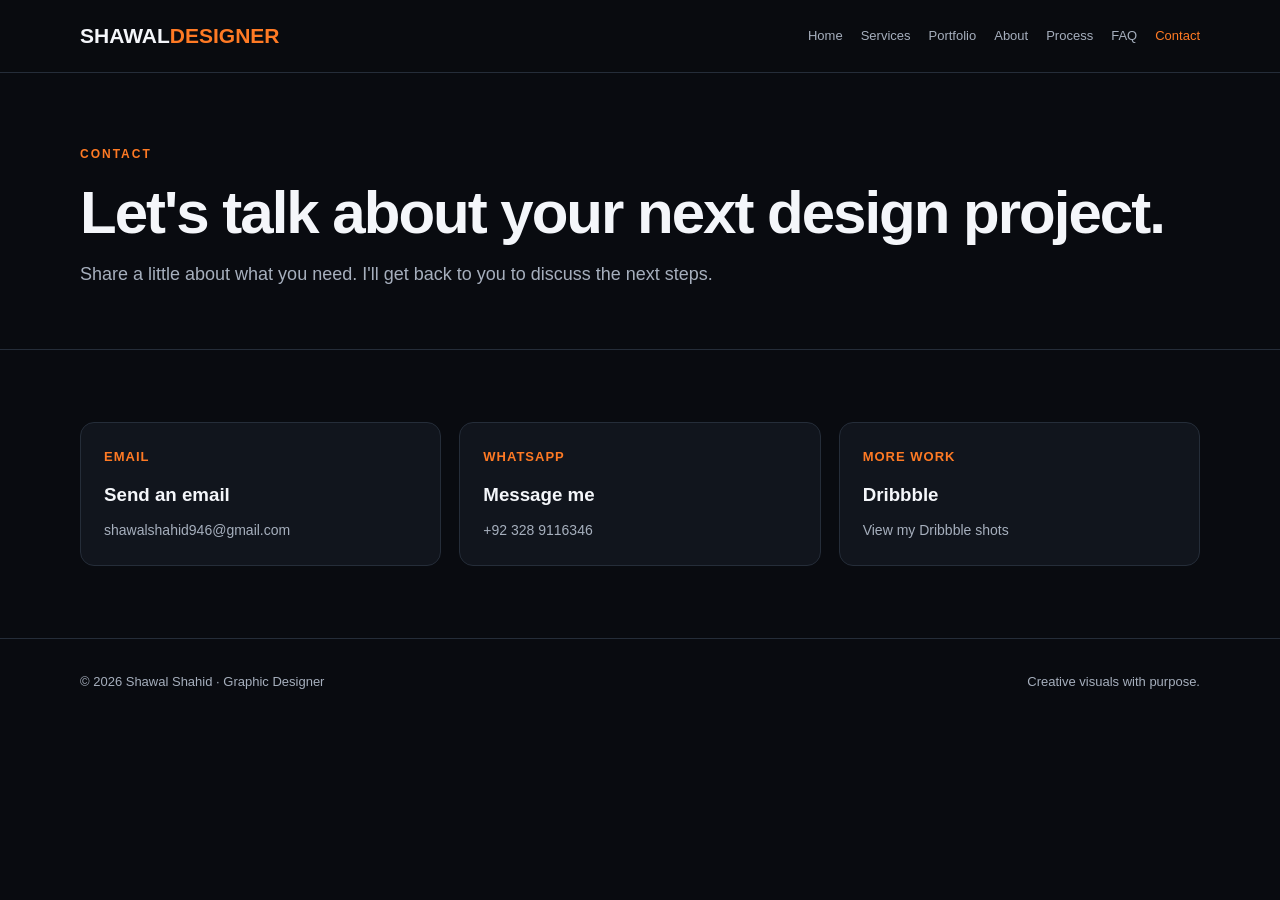
<file: contact.html>
<!doctype html><html lang="en"><head><meta charset="utf-8"><meta name="viewport" content="width=device-width,initial-scale=1"><meta name="description" content="Shawal Shahid — Graphic Designer portfolio"><title>Contact | ShawalDesigner</title><link rel="stylesheet" href="style.css"></head><body><header><div class="wrap nav"><a class="brand" href="index.html">SHAWAL<span>DESIGNER</span></a><nav><a class="" href="index.html">Home</a><a class="" href="services.html">Services</a><a class="" href="portfolio.html">Portfolio</a><a class="" href="about.html">About</a><a class="" href="process.html">Process</a><a class="" href="faq.html">FAQ</a><a class="active" href="contact.html">Contact</a></nav><button class="menu">Menu</button></div></header>
<main><div class="wrap pagehero"><div class="eyebrow">Contact</div><h1>Let's talk about your next design project.</h1><p class="lead">Share a little about what you need. I'll get back to you to discuss the next steps.</p></div><section class="section"><div class="wrap grid"><div class="card"><div class="num">EMAIL</div><h3>Send an email</h3><p><a href="mailto:shawalshahid946@gmail.com">shawalshahid946@gmail.com</a></p></div><div class="card"><div class="num">WHATSAPP</div><h3>Message me</h3><p><a href="https://wa.me/923289116346" target="_blank" rel="noopener">+92 328 9116346</a></p></div><div class="card"><div class="num">MORE WORK</div><h3>Dribbble</h3><p><a href="https://dribbble.com/shawalshahid946/shots" target="_blank" rel="noopener">View my Dribbble shots</a></p></div></div></section></main><footer><div class="wrap foot"><span>© 2026 Shawal Shahid · Graphic Designer</span><span>Creative visuals with purpose.</span></div></footer><script src="script.js"></script></body></html>
</file>
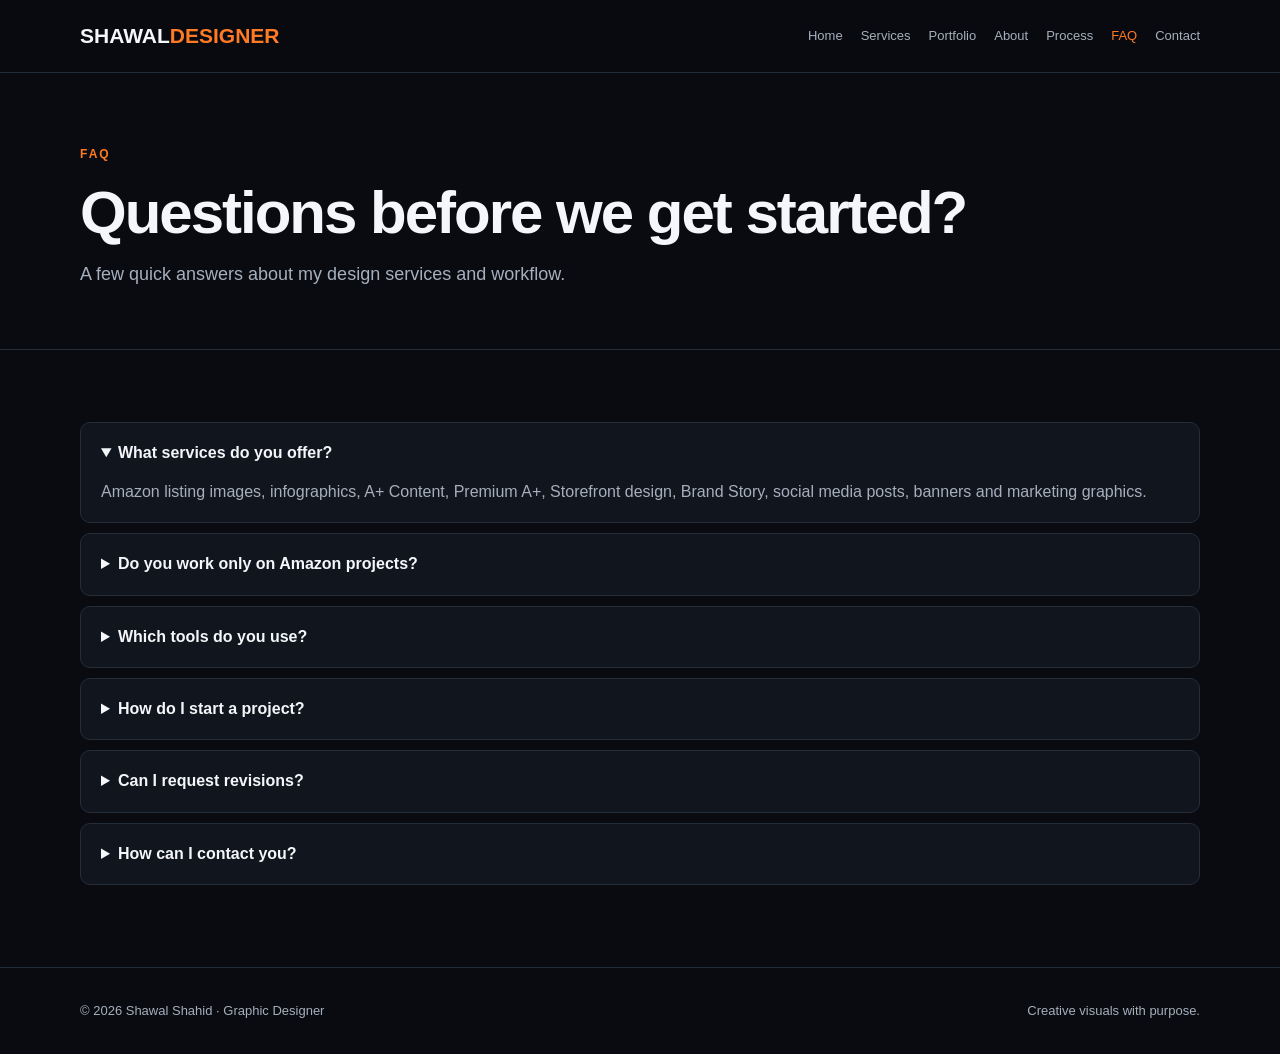
<file: faq.html>
<!doctype html><html lang="en"><head><meta charset="utf-8"><meta name="viewport" content="width=device-width,initial-scale=1"><meta name="description" content="Shawal Shahid — Graphic Designer portfolio"><title>Faq | ShawalDesigner</title><link rel="stylesheet" href="style.css"></head><body><header><div class="wrap nav"><a class="brand" href="index.html">SHAWAL<span>DESIGNER</span></a><nav><a class="" href="index.html">Home</a><a class="" href="services.html">Services</a><a class="" href="portfolio.html">Portfolio</a><a class="" href="about.html">About</a><a class="" href="process.html">Process</a><a class="active" href="faq.html">FAQ</a><a class="" href="contact.html">Contact</a></nav><button class="menu">Menu</button></div></header>
<main><div class="wrap pagehero"><div class="eyebrow">FAQ</div><h1>Questions before we get started?</h1><p class="lead">A few quick answers about my design services and workflow.</p></div><section class="section"><div class="wrap faq">
<details open><summary>What services do you offer?</summary><p>Amazon listing images, infographics, A+ Content, Premium A+, Storefront design, Brand Story, social media posts, banners and marketing graphics.</p></details>
<details><summary>Do you work only on Amazon projects?</summary><p>No. Amazon design is one of my main areas, but I also create social media creatives, promotional graphics, banners and other digital design assets.</p></details>
<details><summary>Which tools do you use?</summary><p>Adobe Photoshop and Canva.</p></details>
<details><summary>How do I start a project?</summary><p>Send me your project details, product or brand link, requirements and any design references.</p></details>
<details><summary>Can I request revisions?</summary><p>Yes. Revision details and the number of rounds can be agreed before the project starts.</p></details>
<details><summary>How can I contact you?</summary><p>Email shawalshahid946@gmail.com or message me on WhatsApp.</p></details>
</div></section></main><footer><div class="wrap foot"><span>© 2026 Shawal Shahid · Graphic Designer</span><span>Creative visuals with purpose.</span></div></footer><script src="script.js"></script></body></html>
</file>
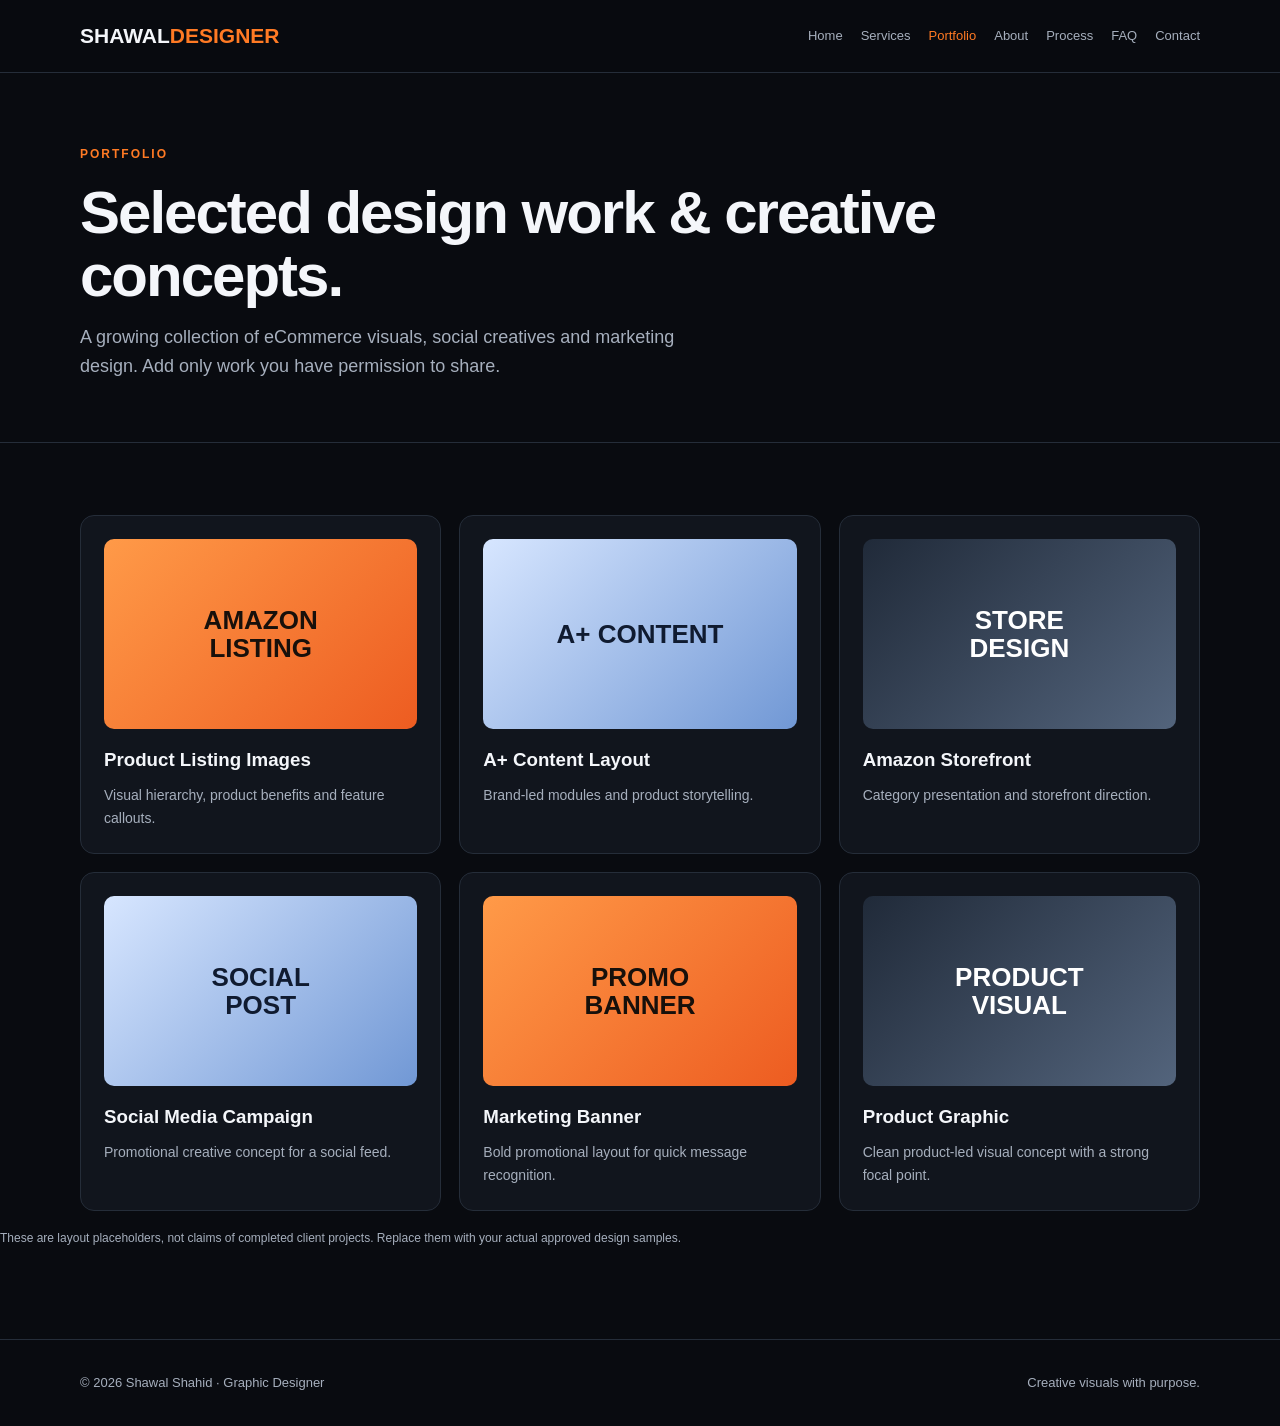
<file: portfolio.html>
<!doctype html><html lang="en"><head><meta charset="utf-8"><meta name="viewport" content="width=device-width,initial-scale=1"><meta name="description" content="Shawal Shahid — Graphic Designer portfolio"><title>Portfolio | ShawalDesigner</title><link rel="stylesheet" href="style.css"></head><body><header><div class="wrap nav"><a class="brand" href="index.html">SHAWAL<span>DESIGNER</span></a><nav><a class="" href="index.html">Home</a><a class="" href="services.html">Services</a><a class="active" href="portfolio.html">Portfolio</a><a class="" href="about.html">About</a><a class="" href="process.html">Process</a><a class="" href="faq.html">FAQ</a><a class="" href="contact.html">Contact</a></nav><button class="menu">Menu</button></div></header>
<main><div class="wrap pagehero"><div class="eyebrow">Portfolio</div><h1>Selected design work & creative concepts.</h1><p class="lead">A growing collection of eCommerce visuals, social creatives and marketing design. Add only work you have permission to share.</p></div><section class="section"><div class="wrap grid">
<article class="card"><div class="sample">AMAZON<br>LISTING</div><h3>Product Listing Images</h3><p>Visual hierarchy, product benefits and feature callouts.</p></article>
<article class="card"><div class="sample blue">A+ CONTENT</div><h3>A+ Content Layout</h3><p>Brand-led modules and product storytelling.</p></article>
<article class="card"><div class="sample dark">STORE<br>DESIGN</div><h3>Amazon Storefront</h3><p>Category presentation and storefront direction.</p></article>
<article class="card"><div class="sample blue">SOCIAL<br>POST</div><h3>Social Media Campaign</h3><p>Promotional creative concept for a social feed.</p></article>
<article class="card"><div class="sample">PROMO<br>BANNER</div><h3>Marketing Banner</h3><p>Bold promotional layout for quick message recognition.</p></article>
<article class="card"><div class="sample dark">PRODUCT<br>VISUAL</div><h3>Product Graphic</h3><p>Clean product-led visual concept with a strong focal point.</p></article>
</div><p style="font-size:12px;margin-top:18px">These are layout placeholders, not claims of completed client projects. Replace them with your actual approved design samples.</p></section></main><footer><div class="wrap foot"><span>© 2026 Shawal Shahid · Graphic Designer</span><span>Creative visuals with purpose.</span></div></footer><script src="script.js"></script></body></html>
</file>
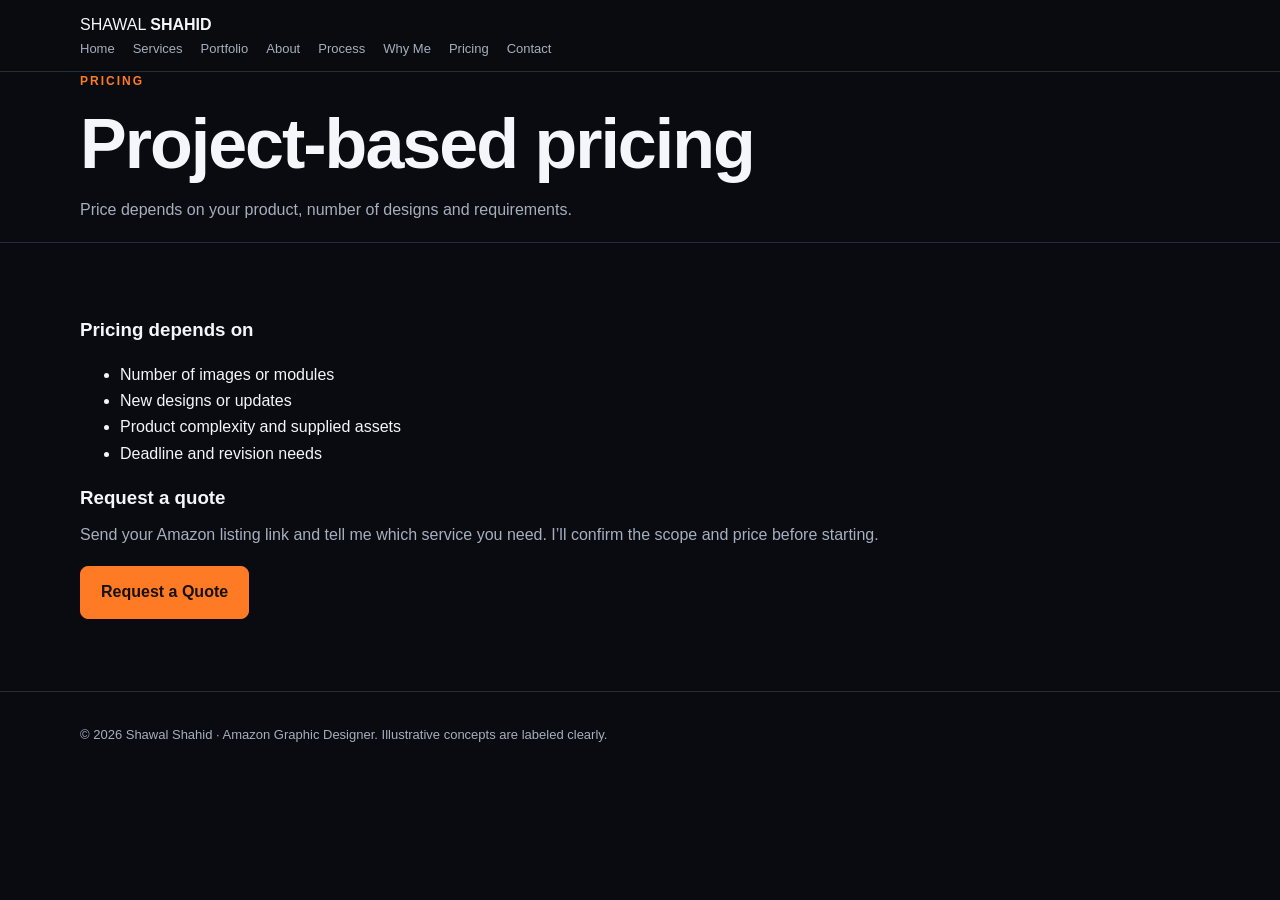
<file: pricing.html>
<!doctype html><html lang="en"><head><meta charset="utf-8"><meta name="viewport" content="width=device-width, initial-scale=1"><meta name="description" content="Amazon listing images, infographics, A+ content, Premium A+, Storefront and Brand Story design."><title>Pricing | Shawal Shahid</title><link rel="stylesheet" href="style.css"></head><body><header class="nav"><div class="wrap"><a class="logo" href="index.html">SHAWAL <b>SHAHID</b></a><nav class="links"><a href="index.html">Home</a><a href="services.html">Services</a><a href="portfolio.html">Portfolio</a><a href="about.html">About</a><a href="process.html">Process</a><a href="why-me.html">Why Me</a><a href="pricing.html">Pricing</a><a href="contact.html">Contact</a></nav></div></header><main><section class="pagehead"><div class="wrap"><div class="eyebrow">Pricing</div><h1>Project-based pricing</h1><p>Price depends on your product, number of designs and requirements.</p></div></section><section class="section"><div class="wrap cols"><div class="panel"><h3>Pricing depends on</h3><ul><li>Number of images or modules</li><li>New designs or updates</li><li>Product complexity and supplied assets</li><li>Deadline and revision needs</li></ul></div><div class="panel"><h3>Request a quote</h3><p>Send your Amazon listing link and tell me which service you need. I’ll confirm the scope and price before starting.</p><a class="btn primary" href="contact.html">Request a Quote</a></div></div></section></main><footer class="footer"><div class="wrap">© 2026 Shawal Shahid · Amazon Graphic Designer. Illustrative concepts are labeled clearly.</div></footer></body></html>
</file>
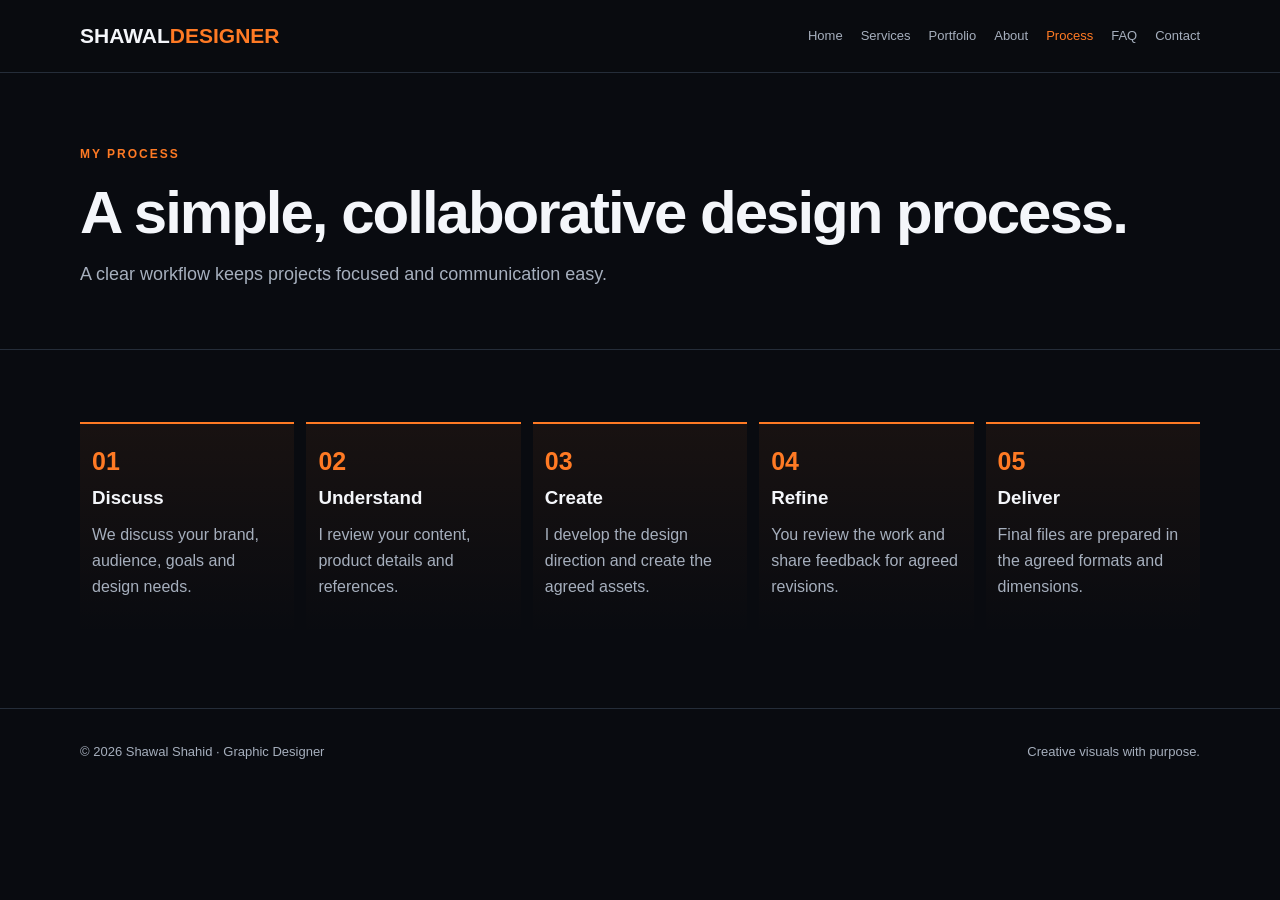
<file: process.html>
<!doctype html><html lang="en"><head><meta charset="utf-8"><meta name="viewport" content="width=device-width,initial-scale=1"><meta name="description" content="Shawal Shahid — Graphic Designer portfolio"><title>Process | ShawalDesigner</title><link rel="stylesheet" href="style.css"></head><body><header><div class="wrap nav"><a class="brand" href="index.html">SHAWAL<span>DESIGNER</span></a><nav><a class="" href="index.html">Home</a><a class="" href="services.html">Services</a><a class="" href="portfolio.html">Portfolio</a><a class="" href="about.html">About</a><a class="active" href="process.html">Process</a><a class="" href="faq.html">FAQ</a><a class="" href="contact.html">Contact</a></nav><button class="menu">Menu</button></div></header>
<main><div class="wrap pagehero"><div class="eyebrow">My process</div><h1>A simple, collaborative design process.</h1><p class="lead">A clear workflow keeps projects focused and communication easy.</p></div><section class="section"><div class="wrap steps"><div class="step"><b>01</b><h3>Discuss</h3><p>We discuss your brand, audience, goals and design needs.</p></div><div class="step"><b>02</b><h3>Understand</h3><p>I review your content, product details and references.</p></div><div class="step"><b>03</b><h3>Create</h3><p>I develop the design direction and create the agreed assets.</p></div><div class="step"><b>04</b><h3>Refine</h3><p>You review the work and share feedback for agreed revisions.</p></div><div class="step"><b>05</b><h3>Deliver</h3><p>Final files are prepared in the agreed formats and dimensions.</p></div></div></section></main><footer><div class="wrap foot"><span>© 2026 Shawal Shahid · Graphic Designer</span><span>Creative visuals with purpose.</span></div></footer><script src="script.js"></script></body></html>
</file>
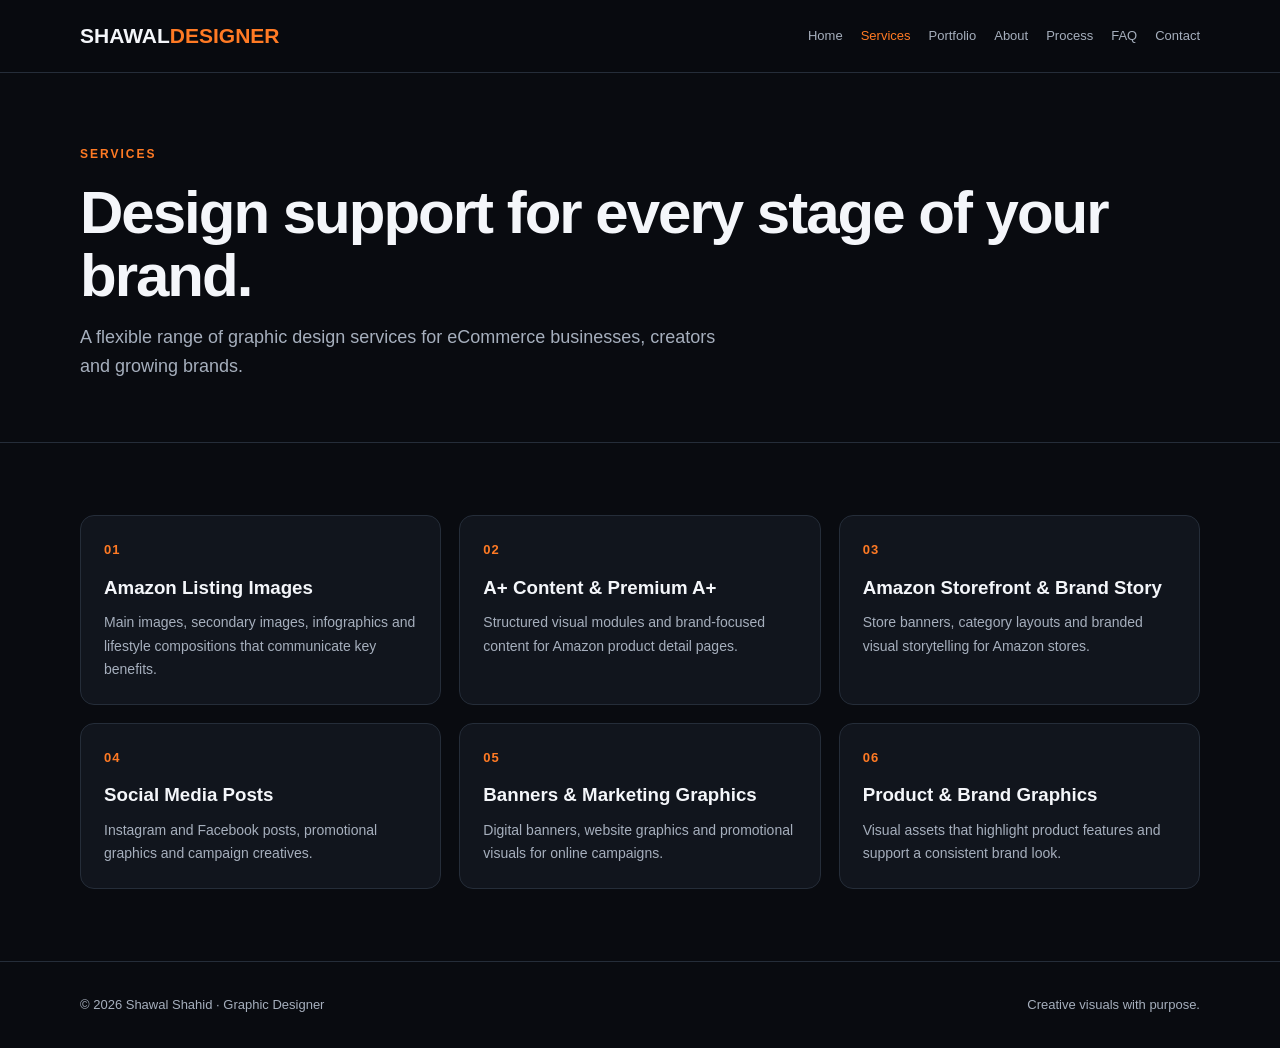
<file: services.html>
<!doctype html><html lang="en"><head><meta charset="utf-8"><meta name="viewport" content="width=device-width,initial-scale=1"><meta name="description" content="Shawal Shahid — Graphic Designer portfolio"><title>Services | ShawalDesigner</title><link rel="stylesheet" href="style.css"></head><body><header><div class="wrap nav"><a class="brand" href="index.html">SHAWAL<span>DESIGNER</span></a><nav><a class="" href="index.html">Home</a><a class="active" href="services.html">Services</a><a class="" href="portfolio.html">Portfolio</a><a class="" href="about.html">About</a><a class="" href="process.html">Process</a><a class="" href="faq.html">FAQ</a><a class="" href="contact.html">Contact</a></nav><button class="menu">Menu</button></div></header>
<main><div class="wrap pagehero"><div class="eyebrow">Services</div><h1>Design support for every stage of your brand.</h1><p class="lead">A flexible range of graphic design services for eCommerce businesses, creators and growing brands.</p></div><section class="section"><div class="wrap grid">
<article class="card"><div class="num">01</div><h3>Amazon Listing Images</h3><p>Main images, secondary images, infographics and lifestyle compositions that communicate key benefits.</p></article>
<article class="card"><div class="num">02</div><h3>A+ Content & Premium A+</h3><p>Structured visual modules and brand-focused content for Amazon product detail pages.</p></article>
<article class="card"><div class="num">03</div><h3>Amazon Storefront & Brand Story</h3><p>Store banners, category layouts and branded visual storytelling for Amazon stores.</p></article>
<article class="card"><div class="num">04</div><h3>Social Media Posts</h3><p>Instagram and Facebook posts, promotional graphics and campaign creatives.</p></article>
<article class="card"><div class="num">05</div><h3>Banners & Marketing Graphics</h3><p>Digital banners, website graphics and promotional visuals for online campaigns.</p></article>
<article class="card"><div class="num">06</div><h3>Product & Brand Graphics</h3><p>Visual assets that highlight product features and support a consistent brand look.</p></article>
</div></section></main><footer><div class="wrap foot"><span>© 2026 Shawal Shahid · Graphic Designer</span><span>Creative visuals with purpose.</span></div></footer><script src="script.js"></script></body></html>
</file>
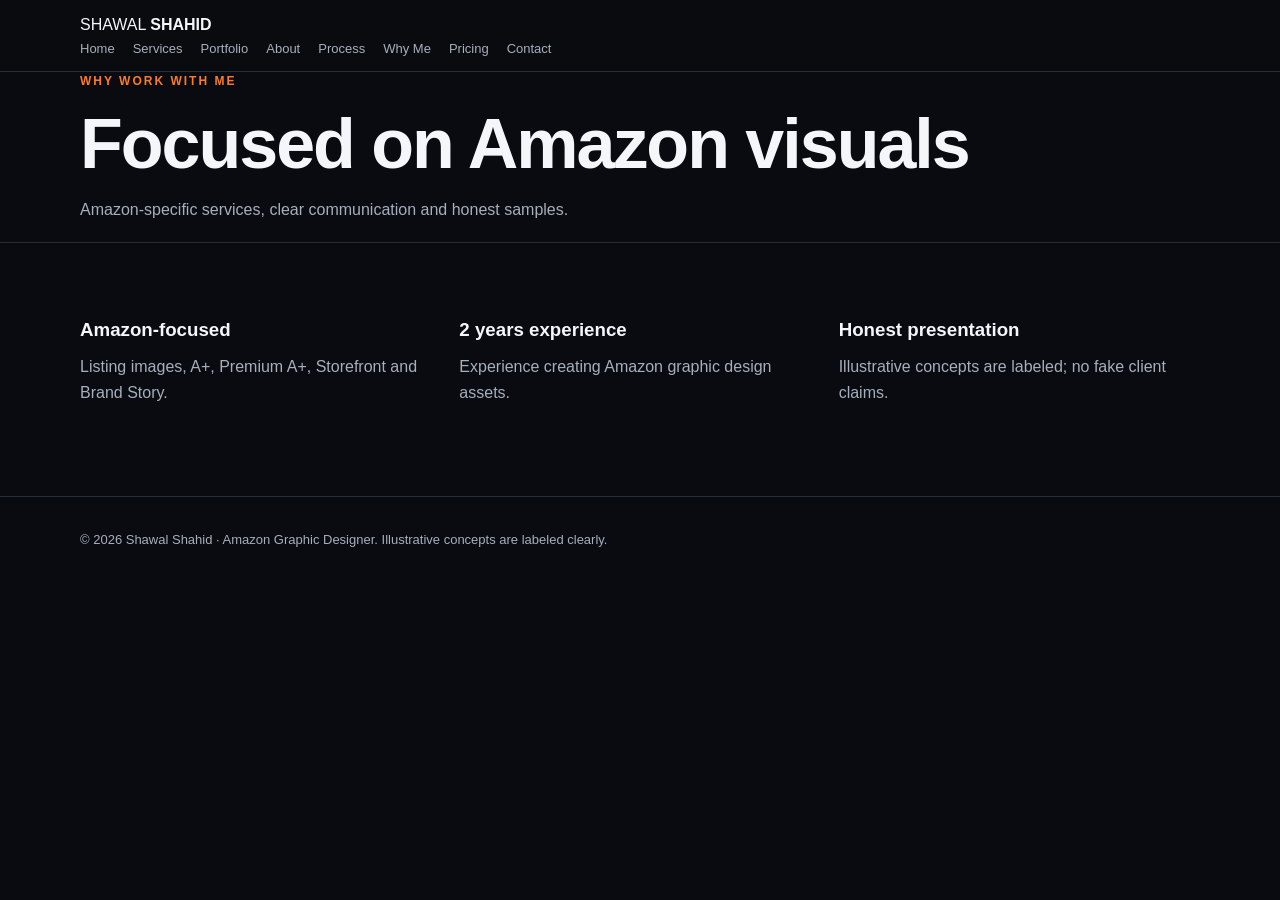
<file: why-me.html>
<!doctype html><html lang="en"><head><meta charset="utf-8"><meta name="viewport" content="width=device-width, initial-scale=1"><meta name="description" content="Amazon listing images, infographics, A+ content, Premium A+, Storefront and Brand Story design."><title>Why Me | Shawal Shahid</title><link rel="stylesheet" href="style.css"></head><body><header class="nav"><div class="wrap"><a class="logo" href="index.html">SHAWAL <b>SHAHID</b></a><nav class="links"><a href="index.html">Home</a><a href="services.html">Services</a><a href="portfolio.html">Portfolio</a><a href="about.html">About</a><a href="process.html">Process</a><a href="why-me.html">Why Me</a><a href="pricing.html">Pricing</a><a href="contact.html">Contact</a></nav></div></header><main><section class="pagehead"><div class="wrap"><div class="eyebrow">Why work with me</div><h1>Focused on Amazon visuals</h1><p>Amazon-specific services, clear communication and honest samples.</p></div></section><section class="section"><div class="wrap grid"><div class="panel"><h3>Amazon-focused</h3><p>Listing images, A+, Premium A+, Storefront and Brand Story.</p></div><div class="panel"><h3>2 years experience</h3><p>Experience creating Amazon graphic design assets.</p></div><div class="panel"><h3>Honest presentation</h3><p>Illustrative concepts are labeled; no fake client claims.</p></div></div></section></main><footer class="footer"><div class="wrap">© 2026 Shawal Shahid · Amazon Graphic Designer. Illustrative concepts are labeled clearly.</div></footer></body></html>
</file>
<file: style.css>
:root{--bg:#090b10;--panel:#11151d;--text:#f4f6fa;--muted:#a6afbd;--orange:#ff7a24;--line:#252d39}
*{box-sizing:border-box}html{scroll-behavior:smooth}body{margin:0;background:var(--bg);color:var(--text);font:16px/1.65 Arial,sans-serif}a{color:inherit;text-decoration:none}.wrap{width:min(1120px,92%);margin:auto}header{position:sticky;top:0;z-index:10;background:#090b10ee;border-bottom:1px solid var(--line)}.nav{min-height:72px;display:flex;align-items:center;justify-content:space-between;gap:20px}.brand{font-weight:900;font-size:21px}.brand span,h1 em,.eyebrow,.num{color:var(--orange)}nav{display:flex;gap:18px;flex-wrap:wrap}nav a{font-size:13px;color:var(--muted)}nav a:hover,.active{color:var(--orange)}.menu{display:none;background:none;border:1px solid var(--line);color:white;padding:8px;border-radius:8px}.hero{padding:90px 0 70px;display:grid;grid-template-columns:1.2fr .8fr;gap:55px;align-items:center}.eyebrow{text-transform:uppercase;letter-spacing:2px;font-size:12px;font-weight:800}h1{font-size:clamp(42px,6vw,70px);line-height:1.05;letter-spacing:-2px;margin:16px 0}h1 em{font-style:normal}.lead{font-size:18px;max-width:650px}p{color:var(--muted);margin:0 0 18px}h2{font-size:clamp(30px,4vw,43px);line-height:1.15;margin:10px 0 18px;letter-spacing:-1px}h3{margin:0 0 8px}.actions{display:flex;gap:12px;flex-wrap:wrap;margin-top:26px}.btn{display:inline-block;padding:12px 20px;border-radius:8px;background:var(--orange);color:#17100b;font-weight:800;border:1px solid var(--orange)}.btn.outline{background:transparent;color:white;border-color:#3a4555}.portrait-wrap{background:radial-gradient(circle at 70% 15%,#ff7a2435,transparent 40%),#151b25;border:1px solid var(--line);border-radius:20px;padding:14px;max-width:420px;margin:auto}.portrait-wrap img{display:block;width:100%;height:auto;max-height:510px;object-fit:cover;object-position:center top;border-radius:13px}.section{padding:72px 0;border-top:1px solid var(--line)}.head{display:flex;justify-content:space-between;align-items:end;gap:25px;margin-bottom:28px}.head p{max-width:480px;margin:0}.grid{display:grid;grid-template-columns:repeat(3,1fr);gap:18px}.card{background:var(--panel);border:1px solid var(--line);border-radius:14px;padding:23px}.card p{font-size:14px;margin:0}.num{font-size:13px;font-weight:900;letter-spacing:1px;margin-bottom:12px}.sample{height:190px;border-radius:10px;margin-bottom:16px;display:flex;align-items:center;justify-content:center;text-align:center;padding:18px;color:#17100b;font-weight:900;font-size:26px;line-height:1.1;background:linear-gradient(135deg,#ff9a48,#ed5c21)}.sample.blue{background:linear-gradient(135deg,#d7e6ff,#7198d5);color:#101b30}.sample.dark{background:linear-gradient(135deg,#202a39,#53647c);color:#fff}.stats{display:grid;grid-template-columns:repeat(3,1fr);gap:15px}.stat{padding:22px;background:var(--panel);border:1px solid var(--line);border-radius:12px}.stat b{display:block;font-size:30px;color:var(--orange)}.stat span{color:var(--muted);font-size:13px}.split{display:grid;grid-template-columns:.8fr 1.2fr;gap:48px;align-items:center}.tags{display:flex;gap:7px;flex-wrap:wrap}.tag{font-size:11px;border:1px solid var(--line);color:var(--muted);padding:4px 9px;border-radius:30px}.steps{display:grid;grid-template-columns:repeat(5,1fr);gap:12px}.step{border-top:2px solid var(--orange);padding:17px 12px;background:linear-gradient(#ff7a2410,transparent)}.step b{font-size:25px;color:var(--orange)}.faq details{background:var(--panel);border:1px solid var(--line);padding:17px 20px;border-radius:10px;margin-bottom:10px}.faq summary{font-weight:750;cursor:pointer}.faq details p{margin:12px 0 0}.contact{background:linear-gradient(120deg,#ff7a24,#e95a1c);color:#160e08;border-radius:18px;padding:35px;display:flex;justify-content:space-between;align-items:center;gap:20px}.contact p{color:#311b10}.contact .btn{background:#11151d;color:white;border-color:#11151d}footer{padding:32px 0;color:var(--muted);font-size:13px;border-top:1px solid var(--line)}.foot{display:flex;justify-content:space-between;gap:20px;flex-wrap:wrap}.pagehero{padding:72px 0 42px}.pagehero h1{font-size:clamp(38px,5vw,60px)}@media(max-width:800px){.hero,.split{grid-template-columns:1fr}.grid{grid-template-columns:1fr 1fr}.steps{grid-template-columns:1fr 1fr}.hero{padding-top:60px}.head{display:block}.contact{display:block}}@media(max-width:560px){nav{display:none;position:absolute;top:72px;left:0;right:0;background:#090b10;padding:18px 4%;border-bottom:1px solid var(--line);flex-direction:column}.nav.open nav{display:flex}.menu{display:block}.grid,.stats,.steps{grid-template-columns:1fr}.hero{gap:30px}.section{padding:54px 0}}
</file>
